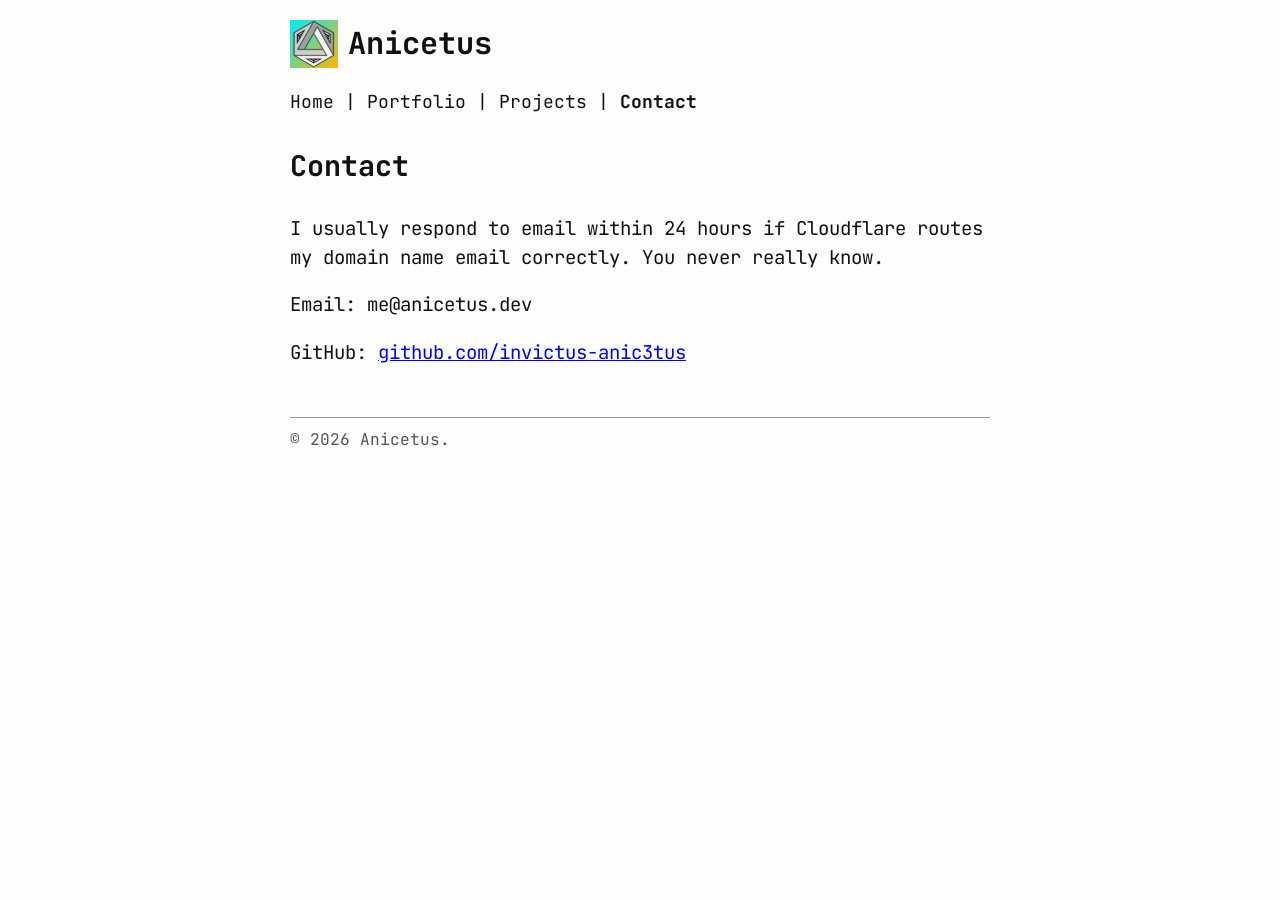
<file: contact.html>
<!DOCTYPE html>
<html lang="en">
<head>
  <meta charset="UTF-8">
  <title>Contact — Anicetus</title>
  <link rel="icon" href="favicon.ico" type="image/x-icon" />
  <link rel="stylesheet" href="style.css">
</head>
<body>

  <header>
    <img src="images/logo.svg" alt="Site logo">
    <h1>Anicetus</h1>
  </header>

  <nav>
    <a href="index.html">Home</a> |
    <a href="portfolio.html">Portfolio</a> |
    <a href="projects.html">Projects</a> |
    <a href="contact.html" class="current">Contact</a>
  </nav>

  <h2>Contact</h2>
  <p>
    I usually respond to email within 24 hours if Cloudflare routes my domain name email correctly. You never really know.
  </p>
  
  <div class="email">Email: me@<span>contact.</span>ani<span>cetus</span><span>.vercel</span><span>.dev</span></div>
  
  <p></a>GitHub: <a href="https://github.com/invictus-anic3tus">github.com/invictus-anic3tus</a></p>

  <footer>
    &copy; 2026 Anicetus.
  </footer>

</body>
</html>
</file>
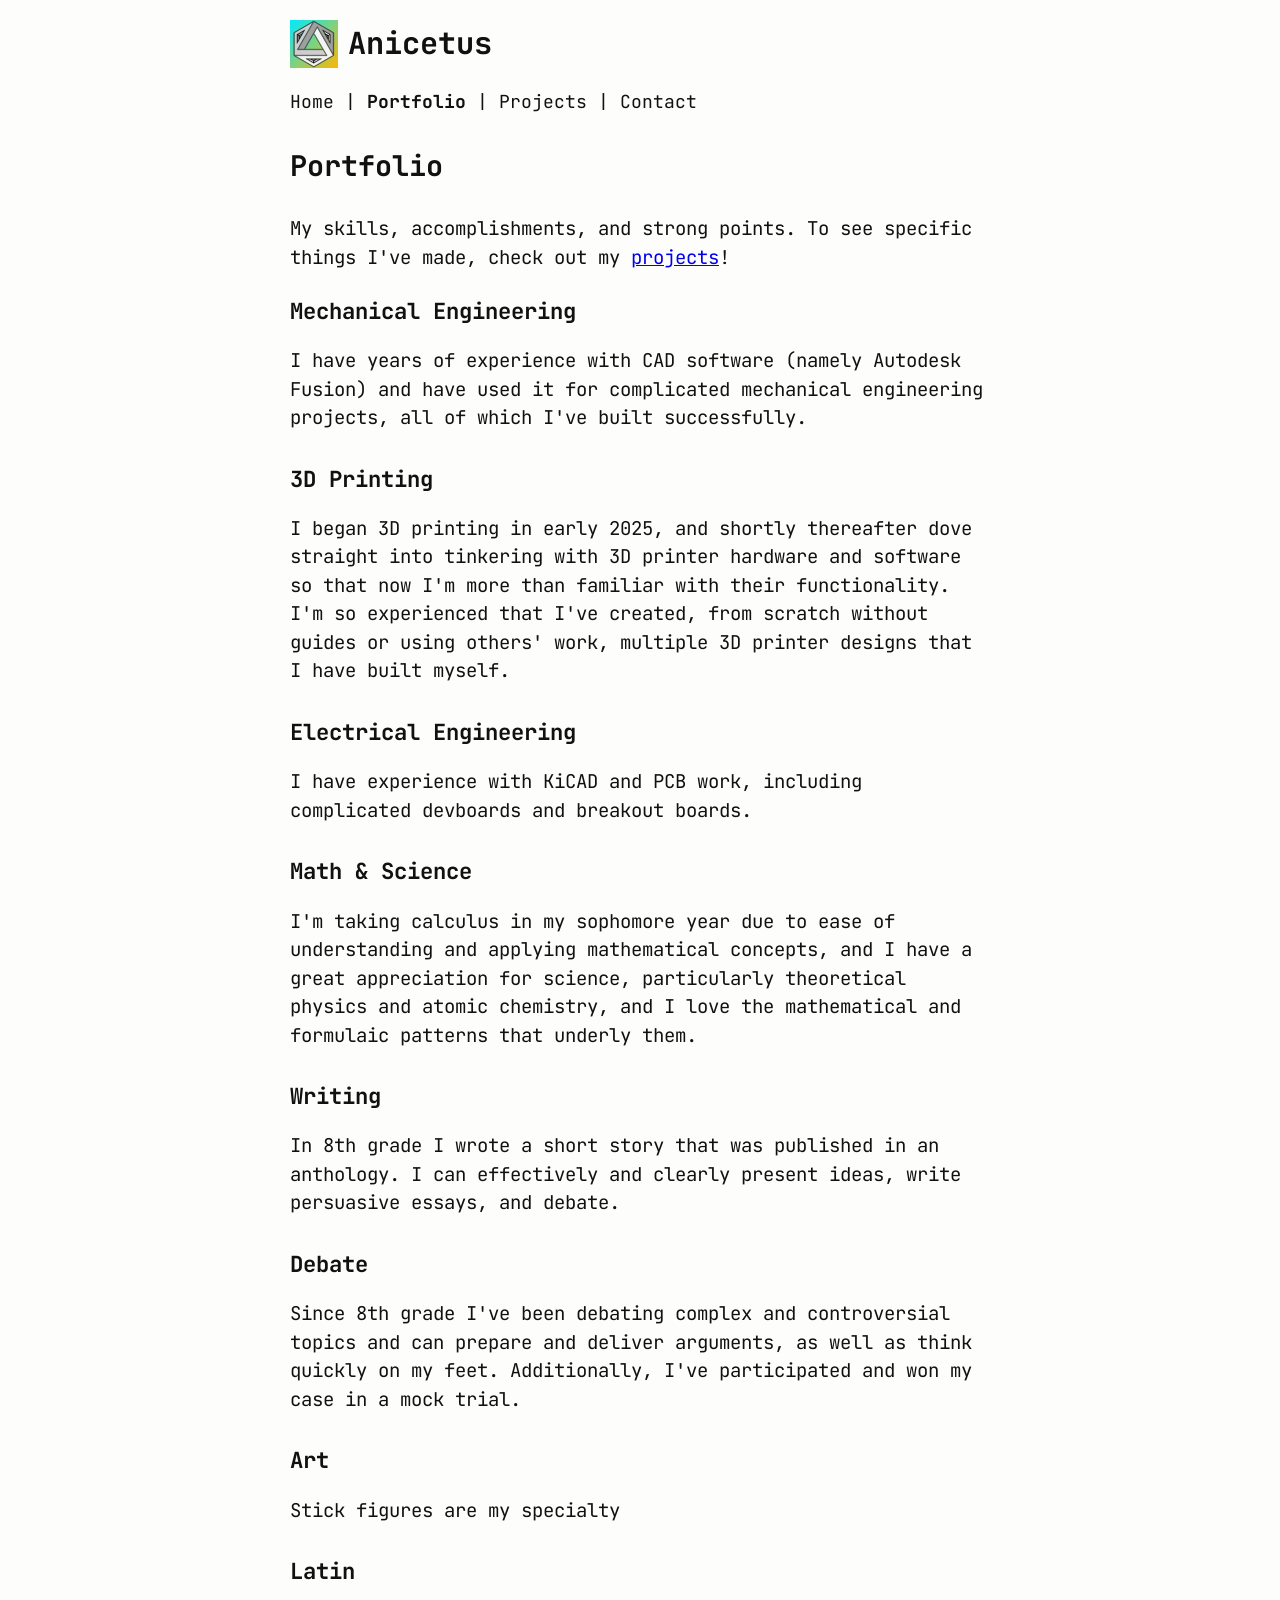
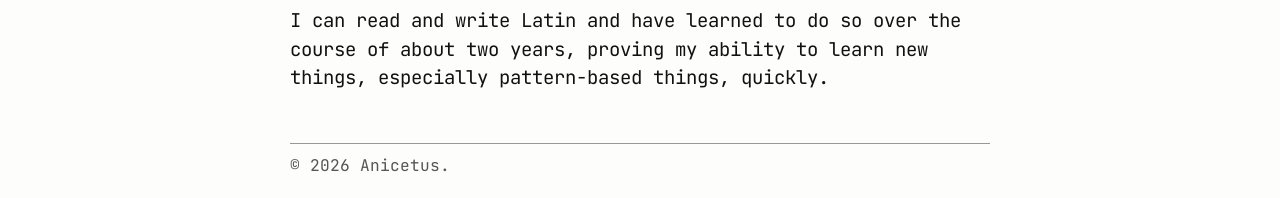
<file: portfolio.html>
<!DOCTYPE html>
<html lang="en">
<head>
  <meta charset="UTF-8">
  <title>Portfolio — Anicetus</title>
  <link rel="icon" href="favicon.ico" type="image/x-icon">
  <link rel="stylesheet" href="style.css">
</head>
<body>

  <header>
    <img src="images/logo.svg" alt="Site logo">
    <h1>Anicetus</h1>
  </header>

  <nav>
    <a href="index.html">Home</a> |
    <a href="portfolio.html" class="current">Portfolio</a> |
    <a href="projects.html">Projects</a> |
    <a href="contact.html">Contact</a>
  </nav>

  <h2>Portfolio</h2>
  <p>
    My skills, accomplishments, and strong points. To see specific things I've made, check out my <a href="projects.html">projects</a>!
  </p>

  <div class="entry">
    <h3>Mechanical Engineering</h3>
    <p>
      I have years of experience with CAD software (namely Autodesk Fusion) and have used it for complicated mechanical engineering projects, all of which I've built successfully.
    </p>
  </div>
  
  <div class="entry">
    <h3>3D Printing</h3>
    <p>
      I began 3D printing in early 2025, and shortly thereafter dove straight into tinkering with 3D printer hardware and software so that now I'm more than familiar with their functionality. I'm so experienced that I've created, from scratch without guides or using others' work, multiple 3D printer designs that I have built myself.
    </p>
  </div>

  <div class="entry">
    <h3>Electrical Engineering</h3>
    <p>
      I have experience with KiCAD and PCB work, including complicated devboards and breakout boards.
    </p>
  </div>

  <div class="entry">
    <h3>Math & Science</h3>
    <p>
      I'm taking calculus in my sophomore year due to ease of understanding and applying mathematical concepts, and I have a great appreciation for science, particularly theoretical physics and atomic chemistry, and I love the mathematical and formulaic patterns that underly them.
    </p>
  </div>

  <div class="entry">
    <h3>Writing</h3>
    <p>
      In 8th grade I wrote a short story that was published in an anthology. I can effectively and clearly present ideas, write persuasive essays, and debate.
    </p>
  </div>
  
  <div class="entry">
    <h3>Debate</h3>
    <p>
      Since 8th grade I've been debating complex and controversial topics and can prepare and deliver arguments, as well as think quickly on my feet. Additionally, I've participated and won my case in a mock trial.
    </p>
  </div>
  
  <div class="entry">
    <h3>Art</h3>
    <p>
      Stick figures are my specialty
    </p>
  </div>
  
  <div class="entry">
    <h3>Latin</h3>
    <p>
      I can read and write Latin and have learned to do so over the course of about two years, proving my ability to learn new things, especially pattern-based things, quickly.
    </p>
  </div>
  
  <footer>
    &copy; 2026 Anicetus.
  </footer>

</body>
</html>
</file>
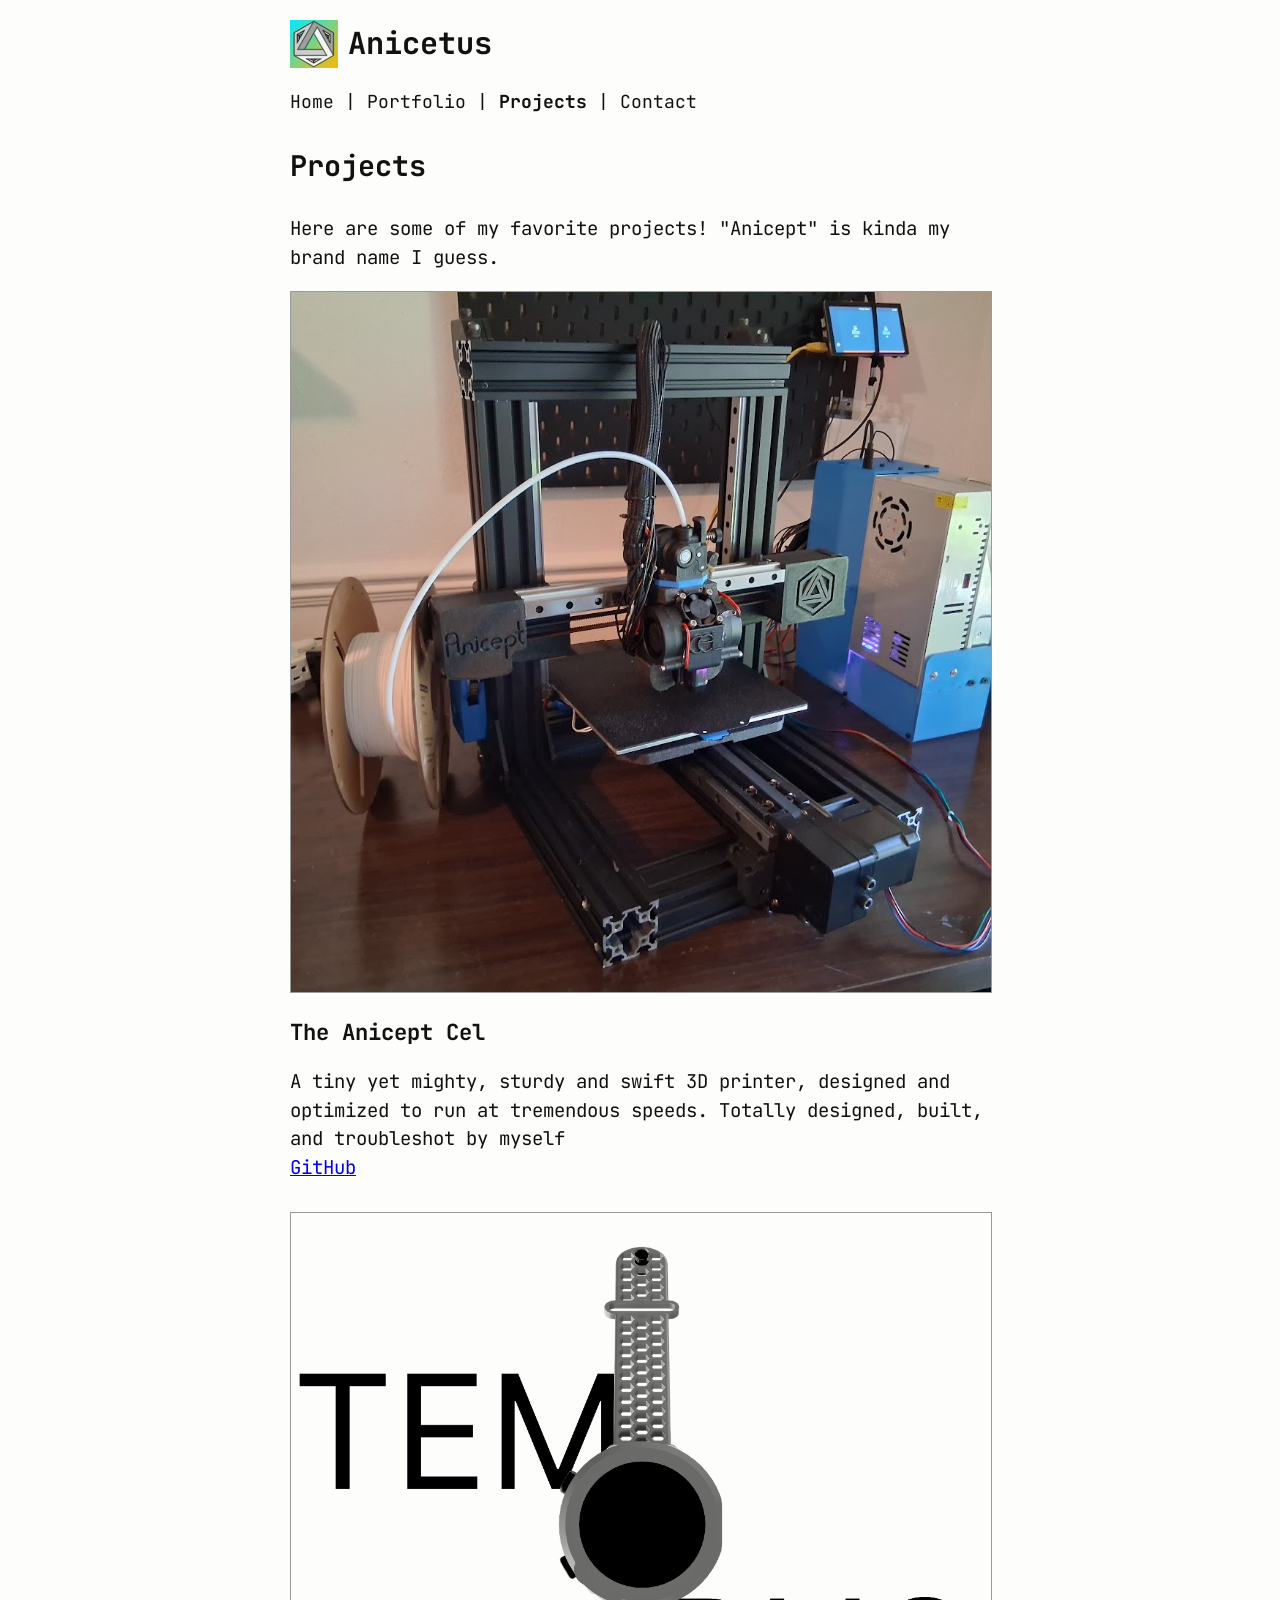
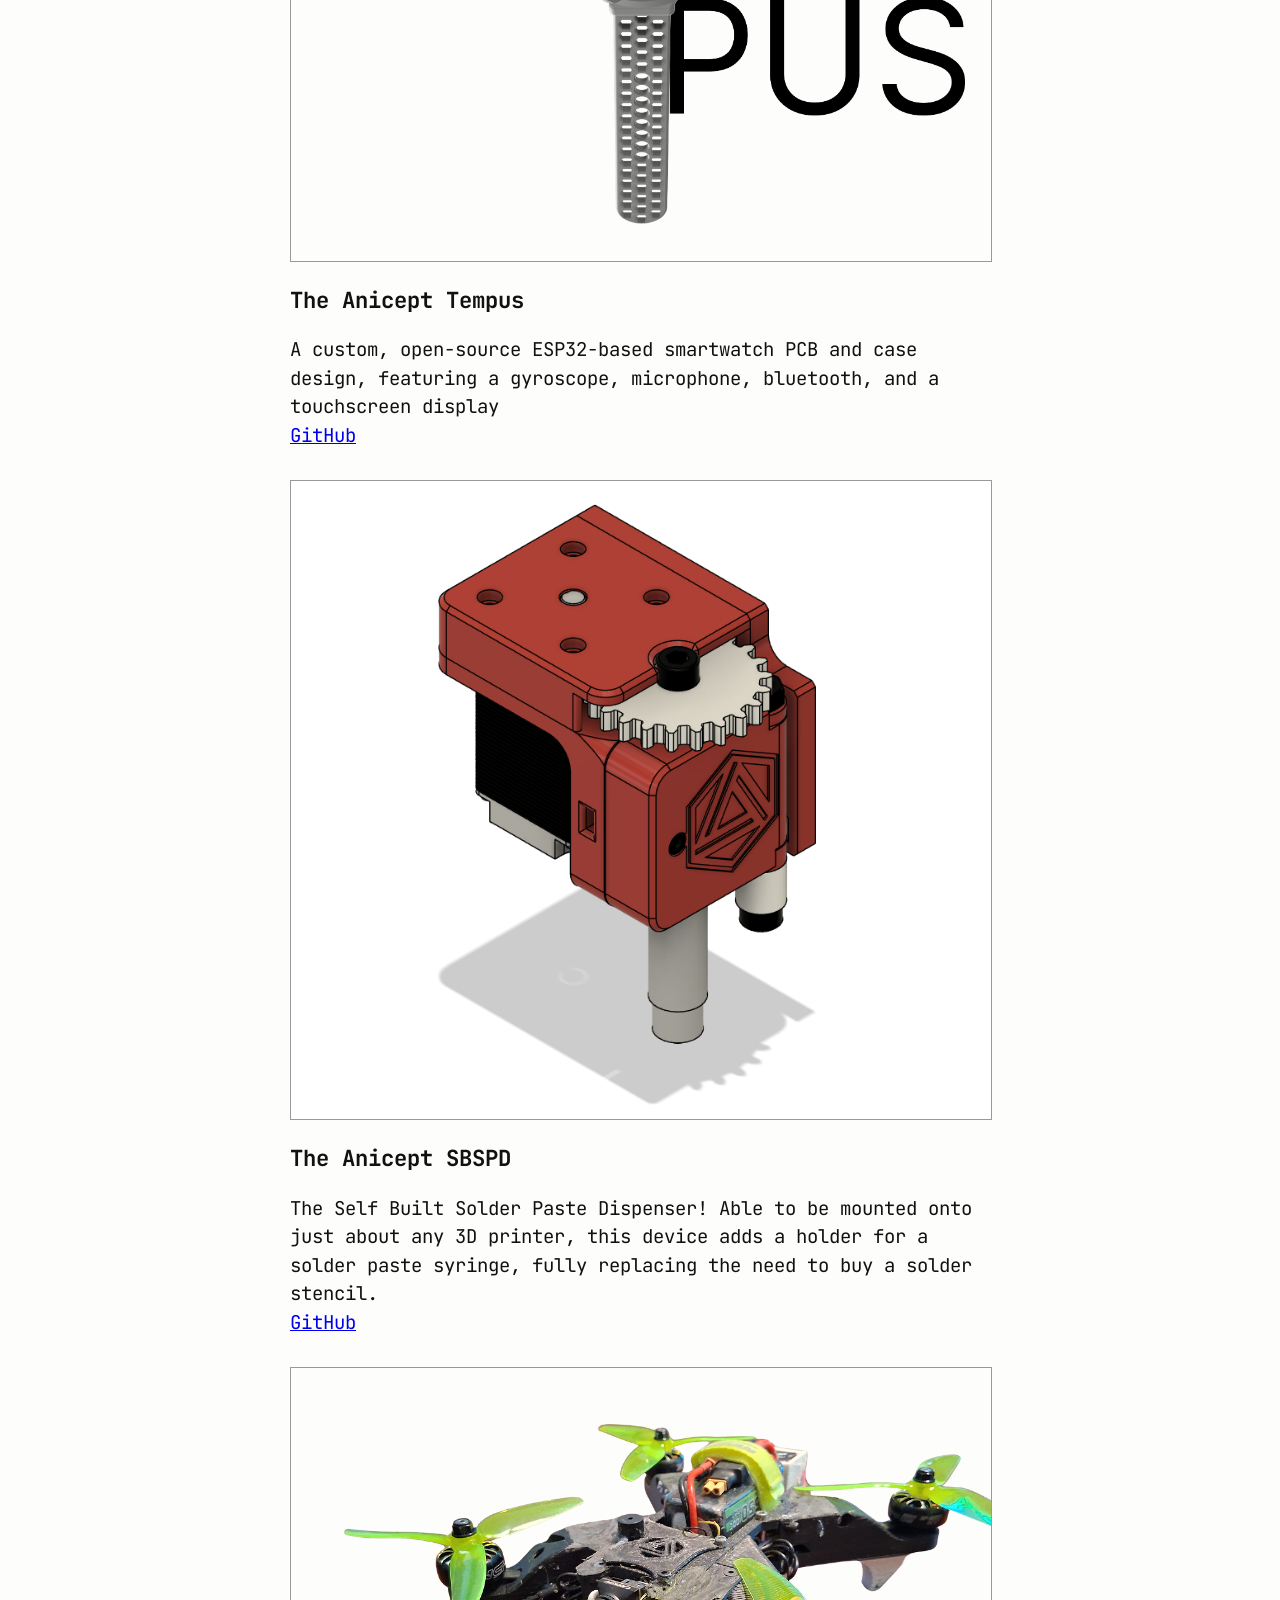
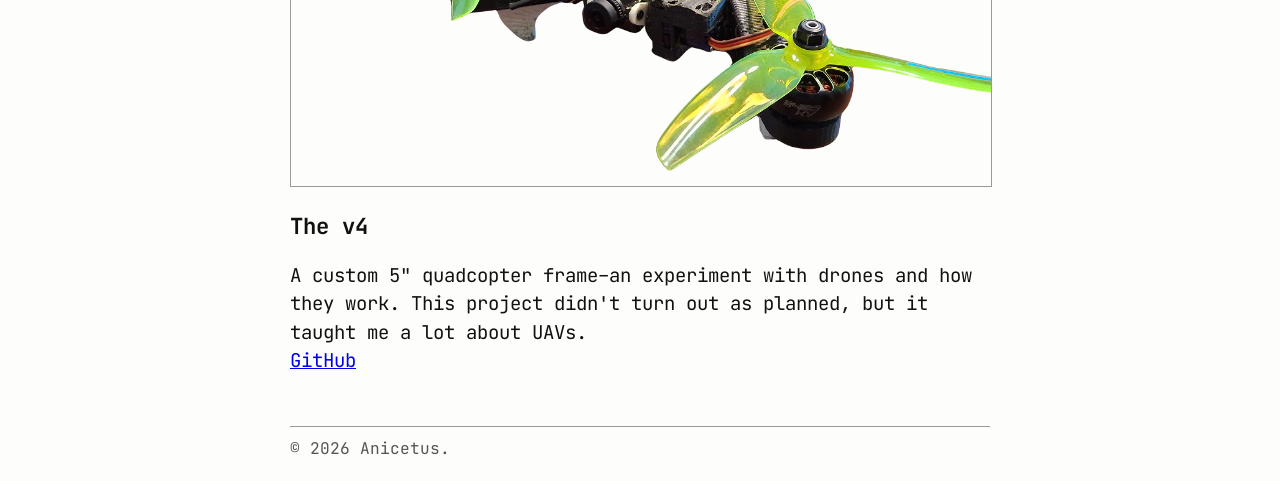
<file: projects.html>
<!DOCTYPE html>
<html lang="en">
<head>
  <meta charset="UTF-8">
  <title>Projects — Anicetus</title>
  <link rel="icon" href="favicon.ico" type="image/x-icon" />
  <link rel="stylesheet" href="style.css">
</head>
<body>

  <header>
    <img src="images/logo.svg" alt="Site logo">
    <h1>Anicetus</h1>
  </header>

  <nav>
    <a href="index.html">Home</a> |
    <a href="portfolio.html">Portfolio</a> |
    <a href="projects.html" class="current">Projects</a> |
    <a href="contact.html">Contact</a>
  </nav>

  <h2>Projects</h2>
  
  <p>Here are some of my favorite projects! "Anicept" is kinda my brand name I guess.</p>

  <div class="entry">
    <img src="images/cel.png" alt="Anicept Cel">
    <h3>The Anicept Cel</h3>
    <p>
      A tiny yet mighty, sturdy and swift 3D printer, designed and optimized to run at tremendous speeds. Totally designed, built, and troubleshot by myself
      <br>
      <a href="https://github.com/invictus-anic3tus/anicept-cel">GitHub</a>
    </p>
  </div>

  <div class="entry">
    <img src="images/tempus.png" alt="Anicept Tempus">
    <h3>The Anicept Tempus</h3>
    <p>
      A custom, open-source ESP32-based smartwatch PCB and case design, featuring a gyroscope, microphone, bluetooth, and a touchscreen display
      <br>
      <a href="https://github.com/invictus-anic3tus/tempus">GitHub</a>
    </p>
  </div>

  <div class="entry">
    <img src="images/sbspd.png" alt="Anicept SBSPD">
    <h3>The Anicept SBSPD</h3>
    <p>
      The Self Built Solder Paste Dispenser! Able to be mounted onto just about any 3D printer, this device adds a holder for a solder paste syringe, fully replacing the need to buy a solder stencil.
      <br>
      <a href="https://github.com/invictus-anic3tus/anicept-sbspd">GitHub</a>
    </p>
  </div>
  
  <div class="entry">
    <img src="images/v4.png" alt="v4">
    <h3>The v4</h3>
    <p>
A custom 5" quadcopter frame–an experiment with drones and how they work. This project didn't turn out as planned, but it taught me a lot about UAVs.
      <br>
      <a href="https://github.com/invictus-anic3tus/v4">GitHub</a>
    </p>
  </div>

  <footer>
    &copy; 2026 Anicetus.
  </footer>

</body>
</html>
</file>
<file: style.css>
@import url('https://fonts.googleapis.com/css2?family=JetBrains+Mono:wght@400;700&display=swap');

body {
  max-width: 700px;
  margin: 0 auto;
  padding: 20px;
  font-family: 'JetBrains Mono', 'Courier New', Courier, monospace;
  color: #111;
  background: #fdfdfb;
  line-height: 1.5;
  font-size: clamp(16px, 4vw, 19px);
}
 
header {
  display: flex;
  align-items: center;
  gap: 10px;
  padding-bottom: 10px;
  margin-bottom: 10px;
}
 
header img {
  height: clamp(32px, 9vw, 48px);
  width: clamp(32px, 9vw, 48px);
}
 
header h1 {
  font-size: clamp(1.2em, 5vw, 1.6em);
  margin: 0;
}
 
nav {
  margin-bottom: 30px;
  font-family: 'JetBrains Mono', 'Courier New', Courier, monospace;
  font-size: 0.95em;
}
 
nav a {
  color: #111;
  text-decoration: none;
}
 
nav a:hover {
  text-decoration: underline;
}
 
nav .current {
  font-weight: bold;
}
 
h2 {
  padding-bottom: 4px;
}
 
a {
  color: #0000ee;
}
 
a:visited {
  color: #551a8b;
}
 
.entry {
  margin-bottom: 30px;
}
 
.entry img {
  max-width: 100%;
  height: auto;
  border: 1px solid #999;
  display: block;
  margin-bottom: 8px;
}
 
.entry h3 {
  margin-bottom: 4px;
}
 
footer {
  margin-top: 50px;
  border-top: 1px solid #999;
  padding-top: 10px;
  font-size: 0.85em;
  color: #555;
}

div.email > span:nth-child(1), span:nth-child(3) {
	display: none;
}
</file>
